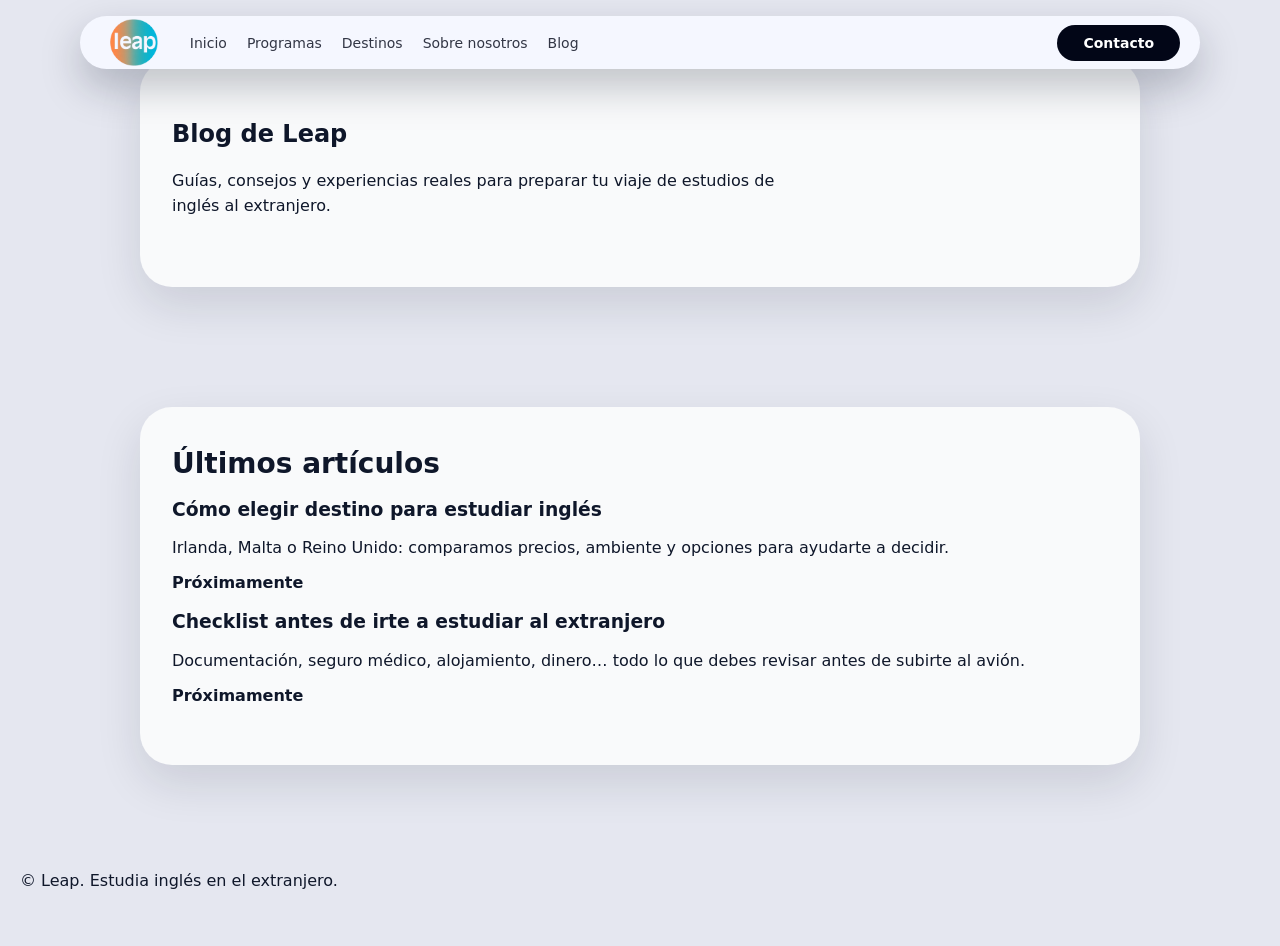
<file: blog.html>
<!DOCTYPE html>
<html lang="es">
<head>
  <meta charset="UTF-8" />
  <meta name="viewport" content="width=device-width, initial-scale=1.0" />
  <title>Blog – Leap</title>
  <link rel="stylesheet" href="styles.css" />
</head>
<body>
 <header class="site-header">
  <div class="nav-shell desktop-header">
    <a class="brand" href="index.html" aria-label="Leap English">
      <img class="brand-logo" src="logo.png" alt="Leap" />
    </a>
    <nav class="nav">
      <a href="index.html#inicio">Inicio</a>
      <a href="programas.html">Programas</a>
      <a href="destinos.html">Destinos</a>
      <a href="sobre-nosotros.html">Sobre nosotros</a>
      <a href="blog.html">Blog</a>
    </nav>
    <a href="index.html#contacto" class="nav-cta">Contacto</a>
  </div>

  <div class="mobile-header">
    <div class="mobile-header-bar">
      <a class="brand" href="index.html" aria-label="Leap English">
        <img class="brand-logo" src="logo.png" alt="Leap" />
      </a>
      <button
        class="mobile-menu-toggle"
        aria-label="Abrir menú"
        onclick="document.querySelector('.mobile-header').classList.toggle('menu-open')"
      >
        <span></span>
        <span></span>
        <span></span>
      </button>
    </div>

    <nav class="mobile-menu" aria-label="Menú principal móvil">
      <a href="index.html#inicio">Inicio</a>
      <a href="programas.html">Programas</a>
      <a href="destinos.html">Destinos</a>
      <a href="sobre-nosotros.html">Sobre nosotros</a>
      <a href="blog.html">Blog</a>
      <a href="index.html#contacto">Contacto</a>
    </nav>
  </div>
</header>

  <main>
    <section class="section">
      <div class="section-inner">
        <h1>Blog de Leap</h1>
        <p class="section-lead">
          Guías, consejos y experiencias reales para preparar tu viaje de estudios
          de inglés al extranjero.
        </p>
      </div>
    </section>

    <section class="section section-alt">
      <div class="section-inner">
        <h2>Últimos artículos</h2>

        <div class="cards">
          <article class="card">
            <h3>Cómo elegir destino para estudiar inglés</h3>
            <p>
              Irlanda, Malta o Reino Unido: comparamos precios, ambiente y opciones
              para ayudarte a decidir.
            </p>
            <p><strong>Próximamente</strong></p>
          </article>

          <article class="card">
            <h3>Checklist antes de irte a estudiar al extranjero</h3>
            <p>
              Documentación, seguro médico, alojamiento, dinero… todo lo que debes
              revisar antes de subirte al avión.
            </p>
            <p><strong>Próximamente</strong></p>
          </article>
        </div>
      </div>
    </section>
  </main>

  <footer class="site-footer">
    <p>© Leap. Estudia inglés en el extranjero.</p>
  </footer>
</body>
</html>
</file>
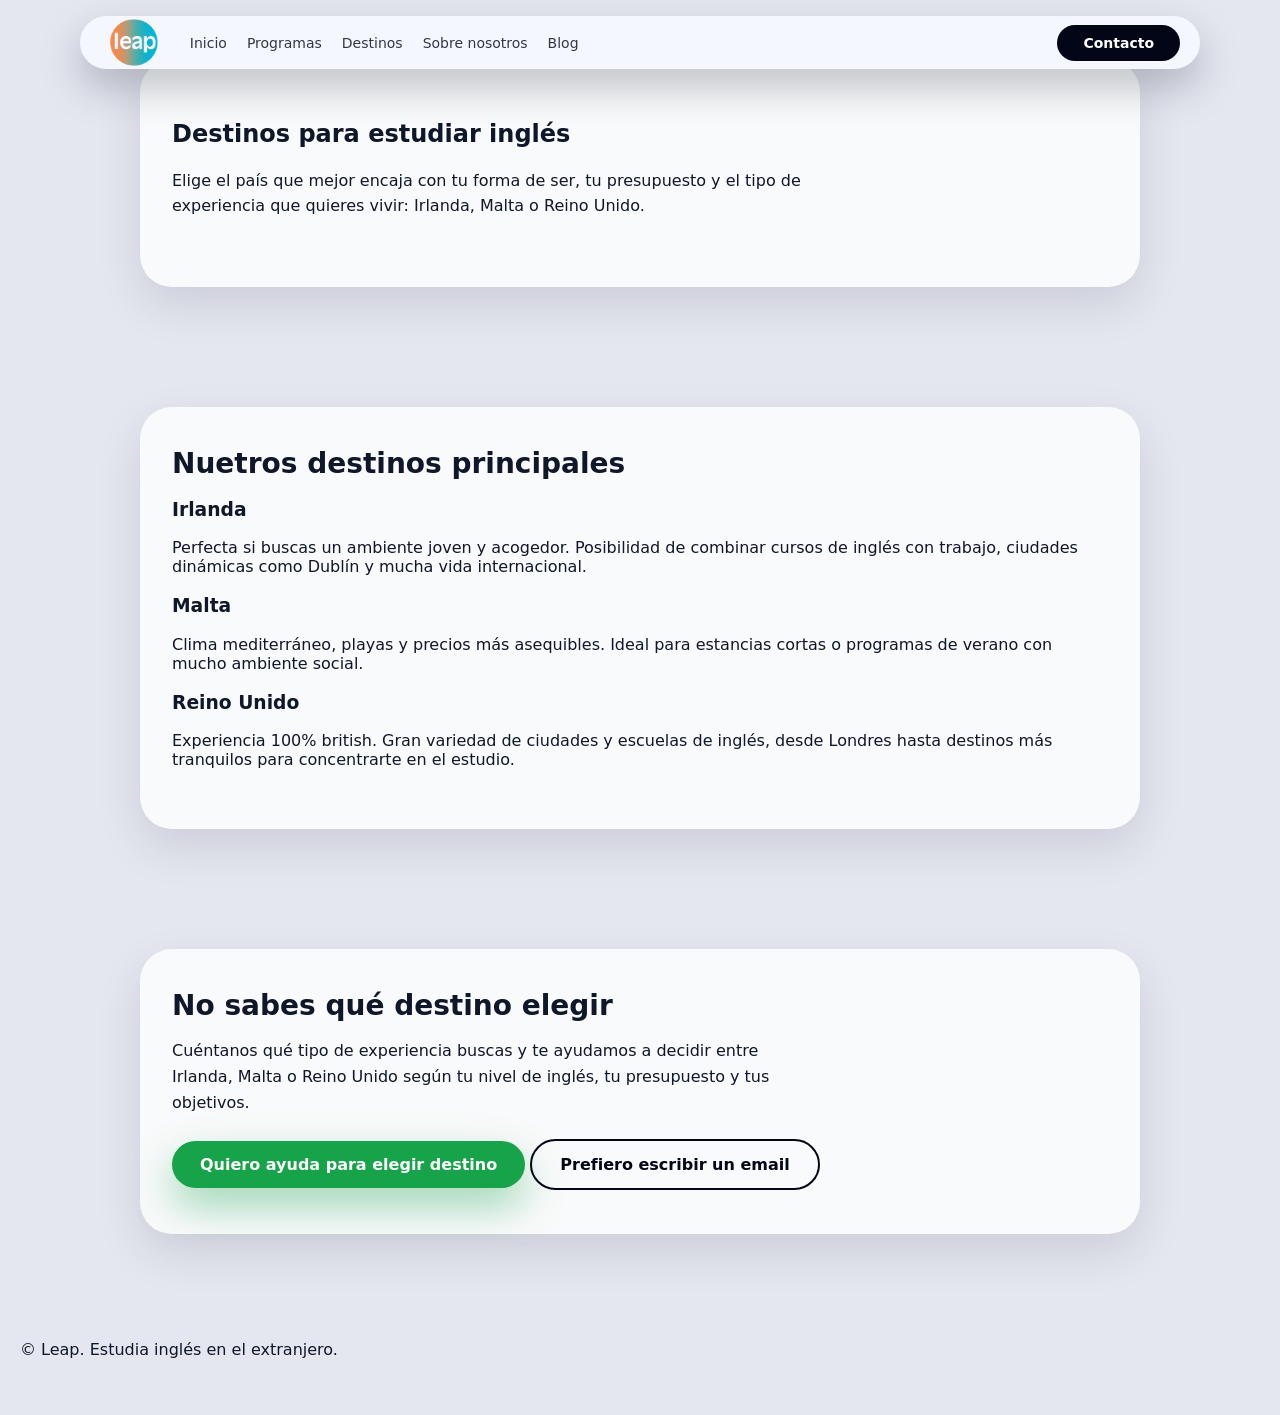
<file: destinos.html>
<!DOCTYPE html>
<html lang="es">
<head>
  <meta charset="UTF-8" />
  <meta name="viewport" content="width=device-width, initial-scale=1.0" />
  <title>Destinos para estudiar inglés – Leap</title>
  <link rel="stylesheet" href="styles.css" />
</head>
<body>
 <header class="site-header">
  <div class="nav-shell desktop-header">
    <a class="brand" href="index.html" aria-label="Leap English">
      <img class="brand-logo" src="logo.png" alt="Leap" />
    </a>
    <nav class="nav">
      <a href="index.html#inicio">Inicio</a>
      <a href="programas.html">Programas</a>
      <a href="destinos.html">Destinos</a>
      <a href="sobre-nosotros.html">Sobre nosotros</a>
      <a href="blog.html">Blog</a>
    </nav>
    <a href="index.html#contacto" class="nav-cta">Contacto</a>
  </div>

  <div class="mobile-header">
    <div class="mobile-header-bar">
      <a class="brand" href="index.html" aria-label="Leap English">
        <img class="brand-logo" src="logo.png" alt="Leap" />
      </a>
      <button
        class="mobile-menu-toggle"
        aria-label="Abrir menú"
        onclick="document.querySelector('.mobile-header').classList.toggle('menu-open')"
      >
        <span></span>
        <span></span>
        <span></span>
      </button>
    </div>

    <nav class="mobile-menu" aria-label="Menú principal móvil">
      <a href="index.html#inicio">Inicio</a>
      <a href="programas.html">Programas</a>
      <a href="destinos.html">Destinos</a>
      <a href="sobre-nosotros.html">Sobre nosotros</a>
      <a href="blog.html">Blog</a>
      <a href="index.html#contacto">Contacto</a>
    </nav>
  </div>
</header>

  <main>
    <section class="section">
      <div class="section-inner">
        <h1>Destinos para estudiar inglés</h1>
        <p class="section-lead">
          Elige el país que mejor encaja con tu forma de ser, tu presupuesto y el tipo de experiencia
          que quieres vivir: Irlanda, Malta o Reino Unido.
        </p>
      </div>
    </section>

    <section class="section section-alt">
      <div class="section-inner">
        <h2>Nuetros destinos principales</h2>
        <div class="cards">
          <article class="card">
            <h3>Irlanda</h3>
            <p>
              Perfecta si buscas un ambiente joven y acogedor. Posibilidad de combinar cursos de inglés
              con trabajo, ciudades dinámicas como Dublín y mucha vida internacional.
            </p>
          </article>
          <article class="card">
            <h3>Malta</h3>
            <p>
              Clima mediterráneo, playas y precios más asequibles. Ideal para estancias cortas o
              programas de verano con mucho ambiente social.
            </p>
          </article>
          <article class="card">
            <h3>Reino Unido</h3>
            <p>
              Experiencia 100% british. Gran variedad de ciudades y escuelas de inglés, desde Londres
              hasta destinos más tranquilos para concentrarte en el estudio.
            </p>
          </article>
        </div>
      </div>
    </section>

    <section class="section contact-section">
      <div class="section-inner">
        <h2>No sabes qué destino elegir</h2>
        <p class="section-lead">
          Cuéntanos qué tipo de experiencia buscas y te ayudamos a decidir entre Irlanda, Malta o
          Reino Unido según tu nivel de inglés, tu presupuesto y tus objetivos.
        </p>
        <div class="contact-actions">
          <a href="https://wa.me/TU_NUMERO" class="btn-primary">Quiero ayuda para elegir destino</a>
          <a href="mailto:TU_EMAIL" class="btn-ghost">Prefiero escribir un email</a>
        </div>
      </div>
    </section>
  </main>

  <footer class="site-footer">
    <p>© Leap. Estudia inglés en el extranjero.</p>
  </footer>
</body>
</html>
</file>
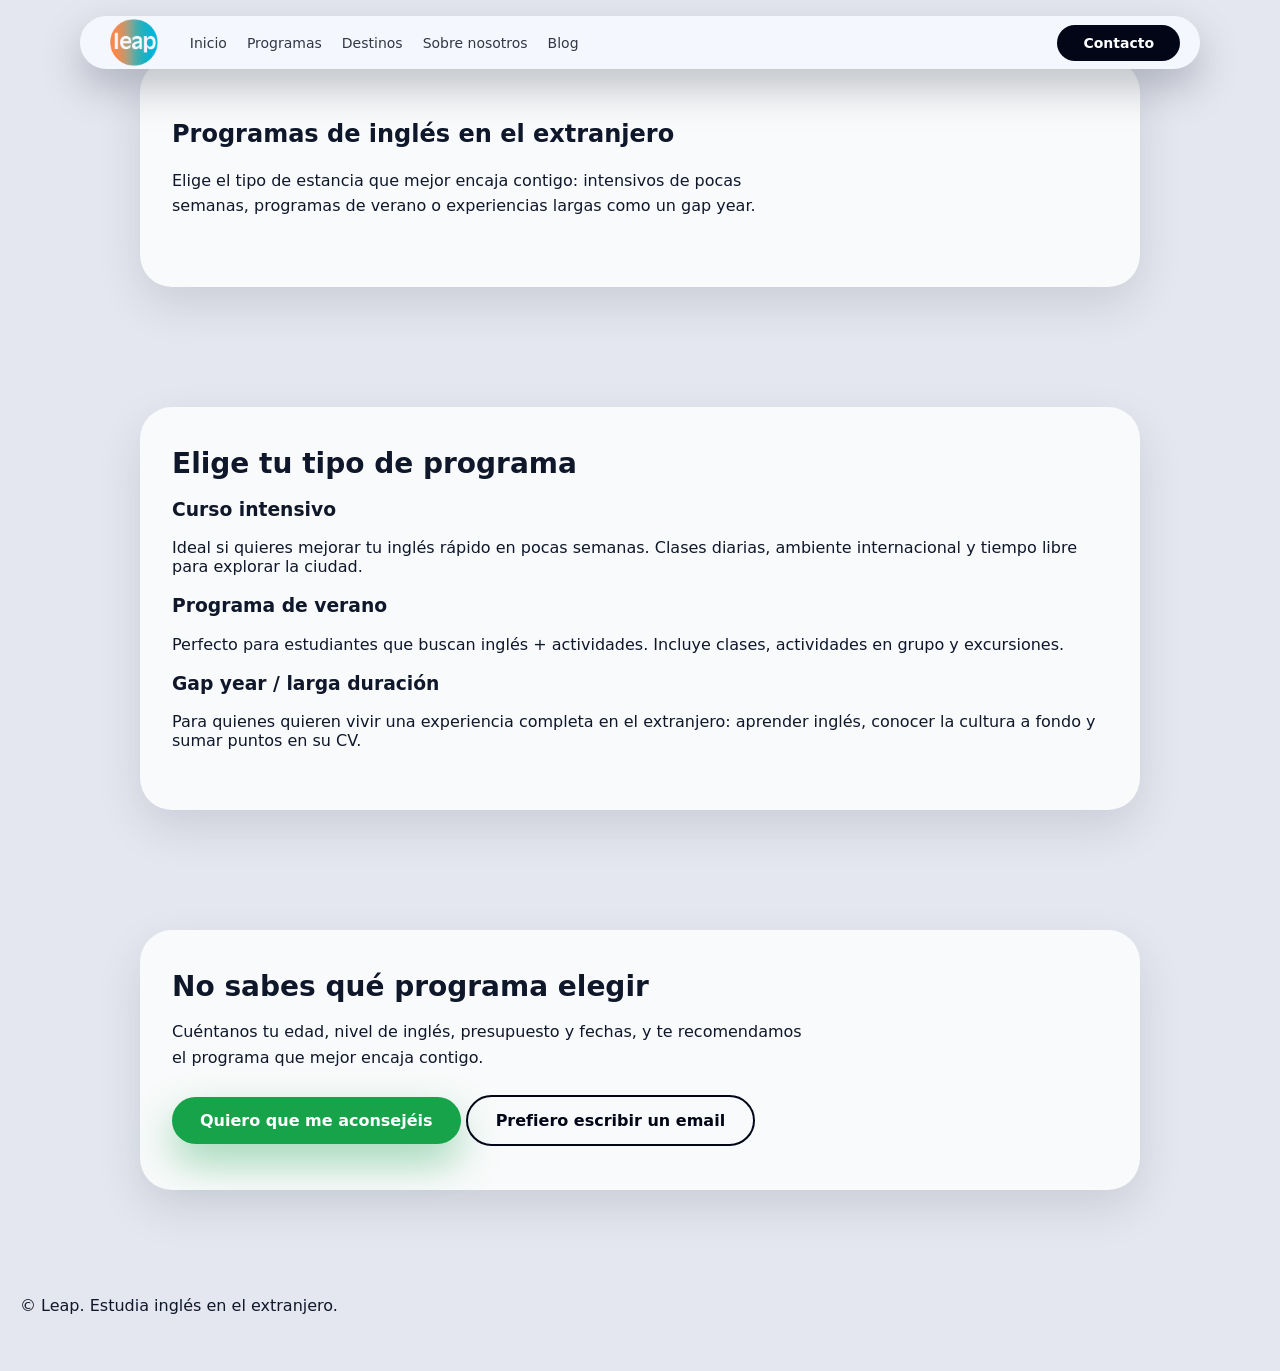
<file: programas.html>
<!DOCTYPE html>
<html lang="es">
<head>
  <meta charset="UTF-8" />
  <meta name="viewport" content="width=device-width, initial-scale=1.0" />
  <title>Programas de inglés en el extranjero – Leap</title>
  <link rel="stylesheet" href="styles.css" />
</head>
<body>
  <header class="site-header">
    <div class="nav-shell desktop-header">
      <a class="brand" href="index.html" aria-label="Leap English">
        <img class="brand-logo" src="logo.png" alt="Leap" />
      </a>
      <nav class="nav">
        <a href="index.html#inicio">Inicio</a>
        <a href="programas.html">Programas</a>
        <a href="destinos.html">Destinos</a>
        <a href="sobre-nosotros.html">Sobre nosotros</a>
        <a href="blog.html">Blog</a>
      </nav>
      <a href="index.html#contacto" class="nav-cta">Contacto</a>
    </div>

    <div class="mobile-header">
      <div class="mobile-header-bar">
        <a class="brand" href="index.html" aria-label="Leap English">
          <img class="brand-logo" src="logo.png" alt="Leap" />
        </a>
        <button
          class="mobile-menu-toggle"
          aria-label="Abrir menú"
          onclick="document.querySelector('.mobile-header').classList.toggle('menu-open')"
        >
          <span></span>
          <span></span>
          <span></span>
        </button>
      </div>

      <nav class="mobile-menu" aria-label="Menú principal móvil">
        <a href="index.html#inicio">Inicio</a>
        <a href="programas.html">Programas</a>
        <a href="destinos.html">Destinos</a>
        <a href="sobre-nosotros.html">Sobre nosotros</a>
        <a href="blog.html">Blog</a>
        <a href="index.html#contacto">Contacto</a>
      </nav>
    </div>
  </header>

  <main>
    <section class="section">
      <div class="section-inner">
        <h1>Programas de inglés en el extranjero</h1>
        <p class="section-lead">
          Elige el tipo de estancia que mejor encaja contigo: intensivos de pocas semanas,
          programas de verano o experiencias largas como un gap year.
        </p>
      </div>
    </section>

    <section class="section section-alt">
      <div class="section-inner">
        <h2>Elige tu tipo de programa</h2>
        <div class="cards">
          <article class="card">
            <h3>Curso intensivo</h3>
            <p>
              Ideal si quieres mejorar tu inglés rápido en pocas semanas. Clases diarias,
              ambiente internacional y tiempo libre para explorar la ciudad.
            </p>
          </article>
          <article class="card">
            <h3>Programa de verano</h3>
            <p>
              Perfecto para estudiantes que buscan inglés + actividades. Incluye clases,
              actividades en grupo y excursiones.
            </p>
          </article>
          <article class="card">
            <h3>Gap year / larga duración</h3>
            <p>
              Para quienes quieren vivir una experiencia completa en el extranjero: aprender
              inglés, conocer la cultura a fondo y sumar puntos en su CV.
            </p>
          </article>
        </div>
      </div>
    </section>

    <section class="section contact-section">
      <div class="section-inner">
        <h2>No sabes qué programa elegir</h2>
        <p class="section-lead">
          Cuéntanos tu edad, nivel de inglés, presupuesto y fechas, y te recomendamos el programa
          que mejor encaja contigo.
        </p>
        <div class="contact-actions">
          <a href="https://wa.me/TU_NUMERO" class="btn-primary">Quiero que me aconsejéis</a>
          <a href="mailto:TU_EMAIL" class="btn-ghost">Prefiero escribir un email</a>
        </div>
      </div>
    </section>
  </main>

  <footer class="site-footer">
    <p>© Leap. Estudia inglés en el extranjero.</p>
  </footer>
</body>
</html>
</file>
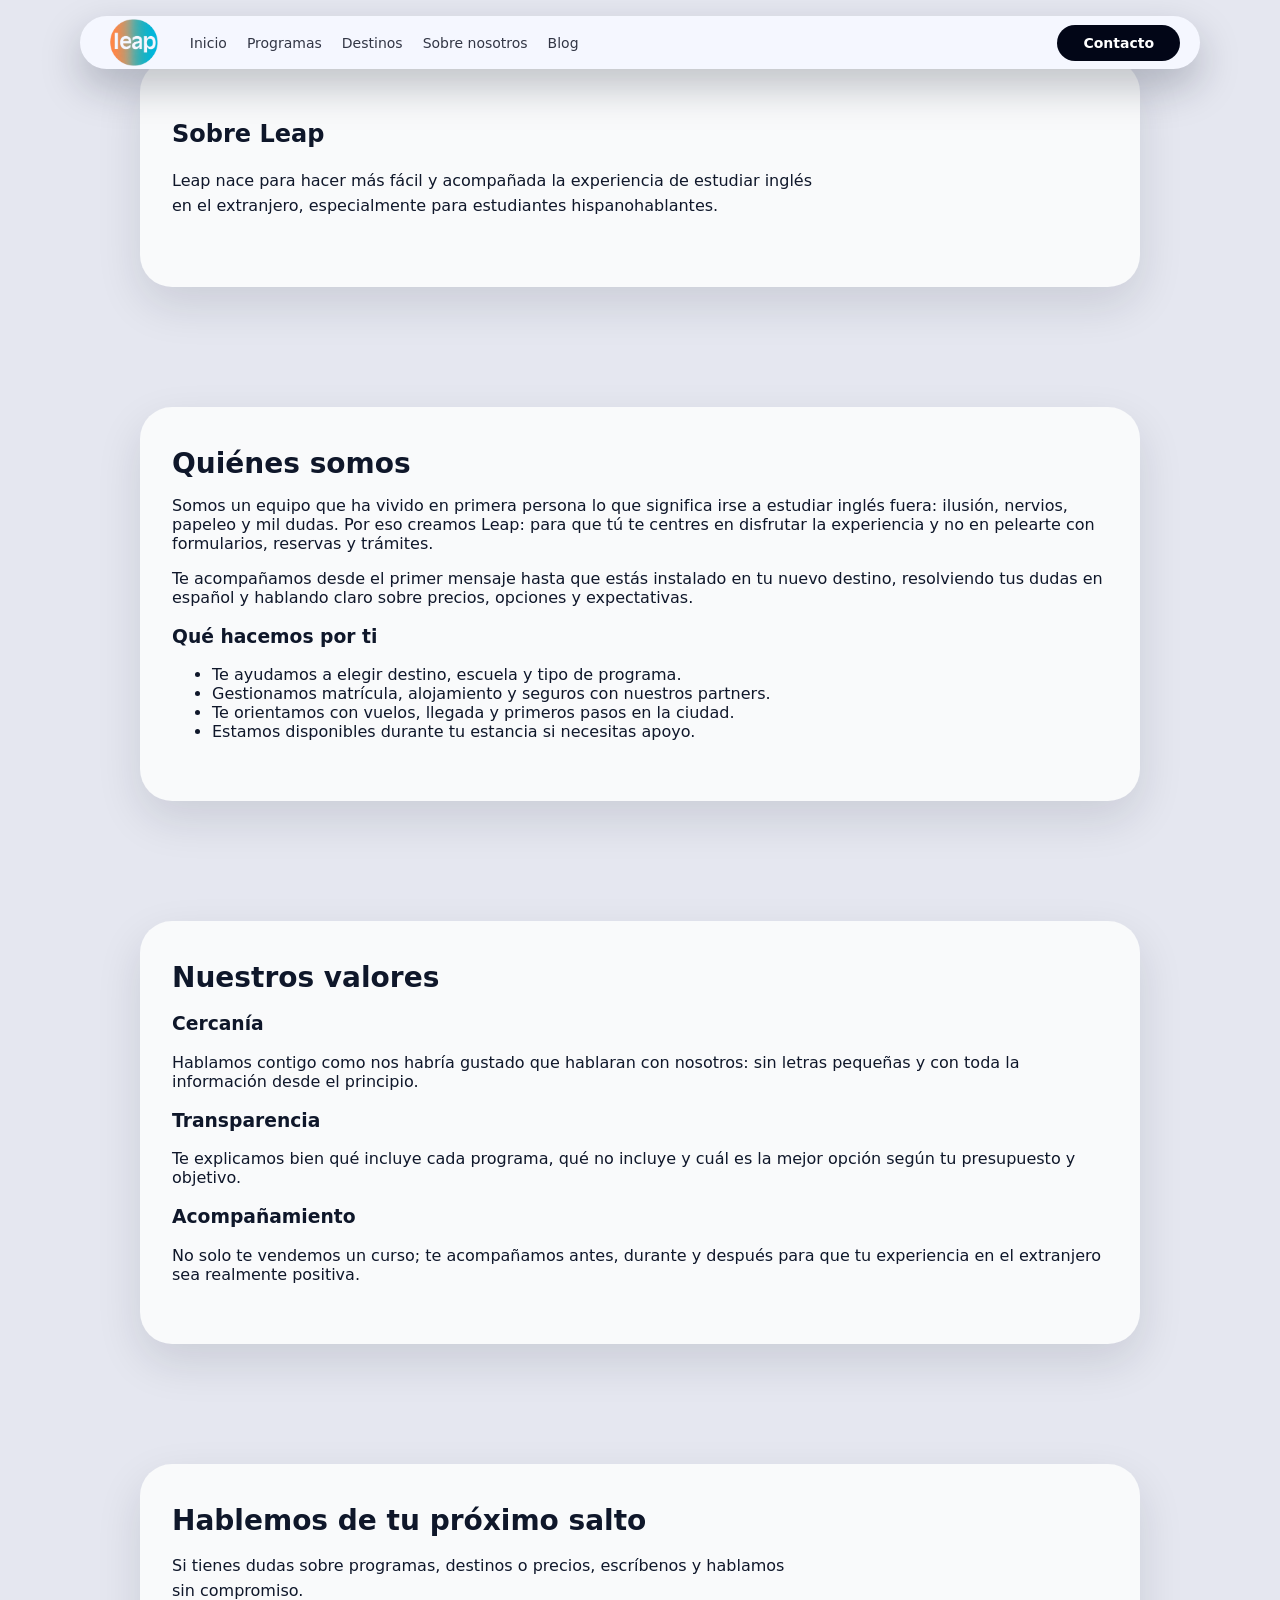
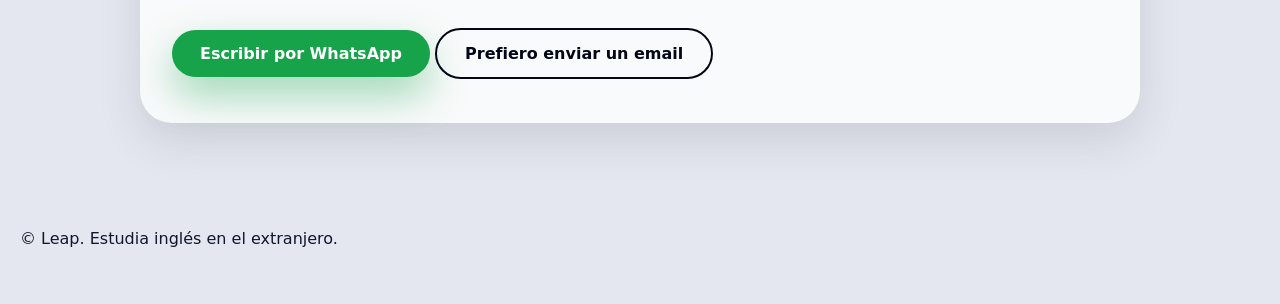
<file: sobre-nosotros.html>
<!DOCTYPE html>
<html lang="es">
<head>
  <meta charset="UTF-8" />
  <meta name="viewport" content="width=device-width, initial-scale=1.0" />
  <title>Sobre nosotros – Leap</title>
  <link rel="stylesheet" href="styles.css" />
</head>
<body>
 <header class="site-header">
  <div class="nav-shell desktop-header">
    <a class="brand" href="index.html" aria-label="Leap English">
      <img class="brand-logo" src="logo.png" alt="Leap" />
    </a>
    <nav class="nav">
      <a href="index.html#inicio">Inicio</a>
      <a href="programas.html">Programas</a>
      <a href="destinos.html">Destinos</a>
      <a href="sobre-nosotros.html">Sobre nosotros</a>
      <a href="blog.html">Blog</a>
    </nav>
    <a href="index.html#contacto" class="nav-cta">Contacto</a>
  </div>

  <div class="mobile-header">
    <div class="mobile-header-bar">
      <a class="brand" href="index.html" aria-label="Leap English">
        <img class="brand-logo" src="logo.png" alt="Leap" />
      </a>
      <button
        class="mobile-menu-toggle"
        aria-label="Abrir menú"
        onclick="document.querySelector('.mobile-header').classList.toggle('menu-open')"
      >
        <span></span>
        <span></span>
        <span></span>
      </button>
    </div>

    <nav class="mobile-menu" aria-label="Menú principal móvil">
      <a href="index.html#inicio">Inicio</a>
      <a href="programas.html">Programas</a>
      <a href="destinos.html">Destinos</a>
      <a href="sobre-nosotros.html">Sobre nosotros</a>
      <a href="blog.html">Blog</a>
      <a href="index.html#contacto">Contacto</a>
    </nav>
  </div>
</header>

  <main>
    <section class="section">
      <div class="section-inner">
        <h1>Sobre Leap</h1>
        <p class="section-lead">
          Leap nace para hacer más fácil y acompañada la experiencia de estudiar inglés
          en el extranjero, especialmente para estudiantes hispanohablantes.
        </p>
      </div>
    </section>

    <section class="section section-alt">
      <div class="section-inner two-cols">
        <div>
          <h2>Quiénes somos</h2>
          <p>
            Somos un equipo que ha vivido en primera persona lo que significa irse a
            estudiar inglés fuera: ilusión, nervios, papeleo y mil dudas. Por eso
            creamos Leap: para que tú te centres en disfrutar la experiencia y no en
            pelearte con formularios, reservas y trámites.
          </p>
          <p>
            Te acompañamos desde el primer mensaje hasta que estás instalado en tu
            nuevo destino, resolviendo tus dudas en español y hablando claro sobre
            precios, opciones y expectativas.
          </p>
        </div>
        <div class="highlight-box">
          <h3>Qué hacemos por ti</h3>
          <ul>
            <li>Te ayudamos a elegir destino, escuela y tipo de programa.</li>
            <li>Gestionamos matrícula, alojamiento y seguros con nuestros partners.</li>
            <li>Te orientamos con vuelos, llegada y primeros pasos en la ciudad.</li>
            <li>Estamos disponibles durante tu estancia si necesitas apoyo.</li>
          </ul>
        </div>
      </div>
    </section>

    <section class="section">
      <div class="section-inner">
        <h2>Nuestros valores</h2>
        <div class="cards">
          <article class="card">
            <h3>Cercanía</h3>
            <p>
              Hablamos contigo como nos habría gustado que hablaran con nosotros:
              sin letras pequeñas y con toda la información desde el principio.
            </p>
          </article>
          <article class="card">
            <h3>Transparencia</h3>
            <p>
              Te explicamos bien qué incluye cada programa, qué no incluye y cuál es
              la mejor opción según tu presupuesto y objetivo.
            </p>
          </article>
          <article class="card">
            <h3>Acompañamiento</h3>
            <p>
              No solo te vendemos un curso; te acompañamos antes, durante y después
              para que tu experiencia en el extranjero sea realmente positiva.
            </p>
          </article>
        </div>
      </div>
    </section>

    <section class="section contact-section">
      <div class="section-inner">
        <h2>Hablemos de tu próximo salto</h2>
        <p class="section-lead">
          Si tienes dudas sobre programas, destinos o precios, escríbenos y hablamos
          sin compromiso.
        </p>
        <div class="contact-actions">
          <a href="https://wa.me/TU_NUMERO" class="btn-primary">Escribir por WhatsApp</a>
          <a href="mailto:TU_EMAIL" class="btn-ghost">Prefiero enviar un email</a>
        </div>
      </div>
    </section>
  </main>

  <footer class="site-footer">
    <p>© Leap. Estudia inglés en el extranjero.</p>
  </footer>
</body>
</html>
</file>
<file: styles.css>
/* ============================
   RESET BÁSICO
   ============================ */

*,
*::before,
*::after {
  box-sizing: border-box;
}

html,
body {
  margin: 0;
  padding: 0;
}

body {
  font-family: system-ui, -apple-system, BlinkMacSystemFont, "SF Pro Text",
    "Segoe UI", sans-serif;
  color: #0f172a;
  background: #e5e7f0;
  -webkit-font-smoothing: antialiased;
}

/* ============================
   LINKS Y BOTONES
   ============================ */

a {
  color: inherit;
  text-decoration: none;
}

a:hover {
  text-decoration: none;
}

.btn-primary,
.btn-ghost {
  display: inline-flex;
  align-items: center;
  justify-content: center;
  padding: 14px 28px;
  border-radius: 999px;
  font-weight: 600;
  font-size: 16px;
  border: none;
  cursor: pointer;
  text-decoration: none;
}

.btn-primary {
  background: #16a34a;
  color: #ffffff;
  box-shadow: 0 18px 40px rgba(22, 163, 74, 0.4);
}

.btn-primary:hover {
  filter: brightness(1.05);
}

.btn-ghost {
  border: 2px solid #020617;
  color: #020617;
  background: transparent;
}

.btn-ghost:hover {
  background: #020617;
  color: #ffffff;
}

/* ============================
   CABECERA / NAV ESCRITORIO
   ============================ */

.site-header {
  position: fixed;
  top: 16px;
  left: 0;
  right: 0;
  z-index: 1000;
  padding: 0 20px;
}

.nav-shell {
  max-width: 1120px;
  margin: 0 auto;
  background: #f5f7ff;
  border-radius: 999px;
  box-shadow: 0 18px 40px rgba(15, 23, 42, 0.25);

  height: 53px;        /* barra fina (aprox "original") */
  padding: 0 20px;     /* IMPORTANT: sense padding vertical */
  display: flex;
  align-items: center;
  gap: 32px;
}

/* Brand (logo) */
.nav-shell .brand {
  height: 100%;
  display: flex;
  align-items: center;
  text-decoration: none;

  margin-left: 0px;  /* empeny una mica cap a l’esquerra */
  padding-left: 10px;  /* però sense tocar el contorn */
}

/* Logo */
.brand-logo {
  height: 47px;        /* gran però sense engruixir la barra */
  width: auto;
  display: block;
}

.nav {
  display: flex;
  align-items: center;
  gap: 20px;
  flex: 1;
}

.nav a {
  font-size: 14px;
  color: #020617;
  opacity: 0.8;
}

.nav a:hover {
  opacity: 1;
}

.nav-cta {
  background: #020617;
  color: #ffffff;
  border-radius: 999px;
  padding: 10px 26px;
  font-size: 14px;
  font-weight: 600;
}

/* ============================
   HERO CON VÍDEO
   ============================ */

.hero {
  position: relative;
  min-height: 100vh;
  display: flex;
  align-items: center;
  justify-content: center;
  text-align: center;
  color: #ffffff;
  padding: 170px 20px 80px;
  overflow: hidden;
}

.hero-video {
  position: absolute;
  inset: 0;
  width: 100%;
  height: 100%;
  object-fit: cover;
  z-index: -2;
}

.hero-overlay {
  position: absolute;
  inset: 0;
  background: linear-gradient(
    to bottom,
    rgba(15, 23, 42, 0.75),
    rgba(15, 23, 42, 0.9)
  );
  z-index: -1;
}

.hero-content {
  max-width: 720px;
}

.kicker {
  letter-spacing: 0.16em;
  font-size: 12px;
  text-transform: uppercase;
  opacity: 0.85;
  margin-bottom: 12px;
}

.hero h1 {
  margin: 0 0 16px;
  font-size: 46px;
  line-height: 1.1;
}

.hero-subtitle {
  font-size: 18px;
  line-height: 1.5;
  margin-bottom: 28px;
}

/* ============================
   SECCIONES HOME (PROGRAMAS, DESTINOS, SOBRE...)
   ============================ */

main {
  margin-top: 0;
}

.section {
  padding: 60px 20px;
}

.section-alt {
  /* fondo diferente muy suave */
}

.section-inner {
  max-width: 1000px;
  margin: 0 auto;
  background: #f9fafb;
  border-radius: 32px;
  box-shadow: 0 18px 45px rgba(15, 23, 42, 0.12);
  padding: 40px 32px 44px;
}

.section h2 {
  margin-top: 0;
  margin-bottom: 12px;
  font-size: 28px;
}

.section-lead {
  font-size: 16px;
  line-height: 1.6;
  max-width: 640px;
  margin-bottom: 24px;
}

/* ============================
   FORMULARIO CONTACTO
   ============================ */

.contact-form {
  display: flex;
  flex-direction: column;
  gap: 16px;
  max-width: 560px;
}

.form-row {
  display: flex;
  flex-direction: column;
  gap: 6px;
}

.form-row label {
  font-size: 14px;
  font-weight: 500;
}

.form-row input,
.form-row textarea {
  border-radius: 14px;
  border: 1px solid #cbd5e1;
  padding: 10px 12px;
  font-size: 14px;
  font-family: inherit;
}

/* ============================
   FOOTER
   ============================ */

.site-footer {
  padding: 30px 20px 40px;
}

.site-footer .section-inner {
  background: transparent;
  box-shadow: none;
  text-align: center;
  padding: 0;
  color: #64748b;
  font-size: 13px;
}

/* ============================
   MENÚ MÓVIL (HAMBURGUESA)
   ============================ */

/* Por defecto, ocultamos cabecera móvil y menú */
.mobile-header {
  display: none;
}

.mobile-menu {
  display: none;
}

/* VERSIÓN MÓVIL / TABLET PEQUEÑA */
@media (max-width: 768px) {
  /* Ocultar cabecera escritorio */
  .desktop-header {
    display: none;
  }

  /* Mostrar cabecera móvil */
  .mobile-header {
    display: block;
    position: fixed;
    top: 16px;
    left: 0;
    right: 0;
    padding: 0 20px;
    z-index: 1000;
  }

 .mobile-header-bar {
  display: flex;
  align-items: center;
  justify-content: space-between;
  background: #f5f7ff;
  border-radius: 999px;

  height: 52px;
  padding: 0 16px;
  box-shadow: 0 12px 30px rgba(15, 23, 42, 0.25);
}

.mobile-header .brand {
  height: 100%;
  display: flex;
  align-items: center;
  text-decoration: none;

  margin-left: -8px;
  padding-left: 8px;
}
  .mobile-header .brand .brand-logo {
    height: 32px; /* proporcional en mòbil */
    width: auto;
    display: block;
  }

  /* Botón hamburguesa (móvil) */
  .mobile-menu-toggle {
    width: 44px;
    height: 44px;
    border-radius: 999px;
    border: none;
    background: #050b1b; /* círculo oscuro */
    display: flex;
    flex-direction: column; /* rayas una debajo de otra */
    justify-content: center;
    align-items: center;
    gap: 4px;
    cursor: pointer;
  }

  .mobile-menu-toggle span {
    width: 18px;
    height: 2px;
    background: #ffffff;
    border-radius: 999px;
    display: block;
    transition: transform 0.2s ease, opacity 0.2s ease;
  }

  /* Menú desplegable */
  .mobile-header.menu-open .mobile-menu {
    display: flex;
    flex-direction: column;
    position: fixed;
    inset: 0;
    background: #020617;
    padding-top: 120px;
    padding-bottom: 40px;
    gap: 24px;
    align-items: center;
    justify-content: flex-start;
    z-index: 999;
  }

  .mobile-header.menu-open .mobile-menu a {
    color: #ffffff;
    text-decoration: none;
    font-size: 20px;
    font-weight: 500;
  }

  .mobile-header.menu-open .mobile-menu a:hover {
    opacity: 0.8;
  }

  /* Animación icono hamburguesa → X */
  .mobile-header.menu-open .mobile-menu-toggle span:nth-child(1) {
    transform: translateY(4px) rotate(45deg);
  }

  .mobile-header.menu-open .mobile-menu-toggle span:nth-child(2) {
    opacity: 0;
  }

  .mobile-header.menu-open .mobile-menu-toggle span:nth-child(3) {
    transform: translateY(-4px) rotate(-45deg);
  }

  /* Más aire arriba para el hero en móvil */
  .hero {
    padding-top: 140px;
  }

  .hero h1 {
    font-size: 36px;
  }

  .hero-subtitle {
    font-size: 16px;
  }

  .section-inner {
    border-radius: 28px;
    padding: 30px 24px 34px;
  }
</file>
